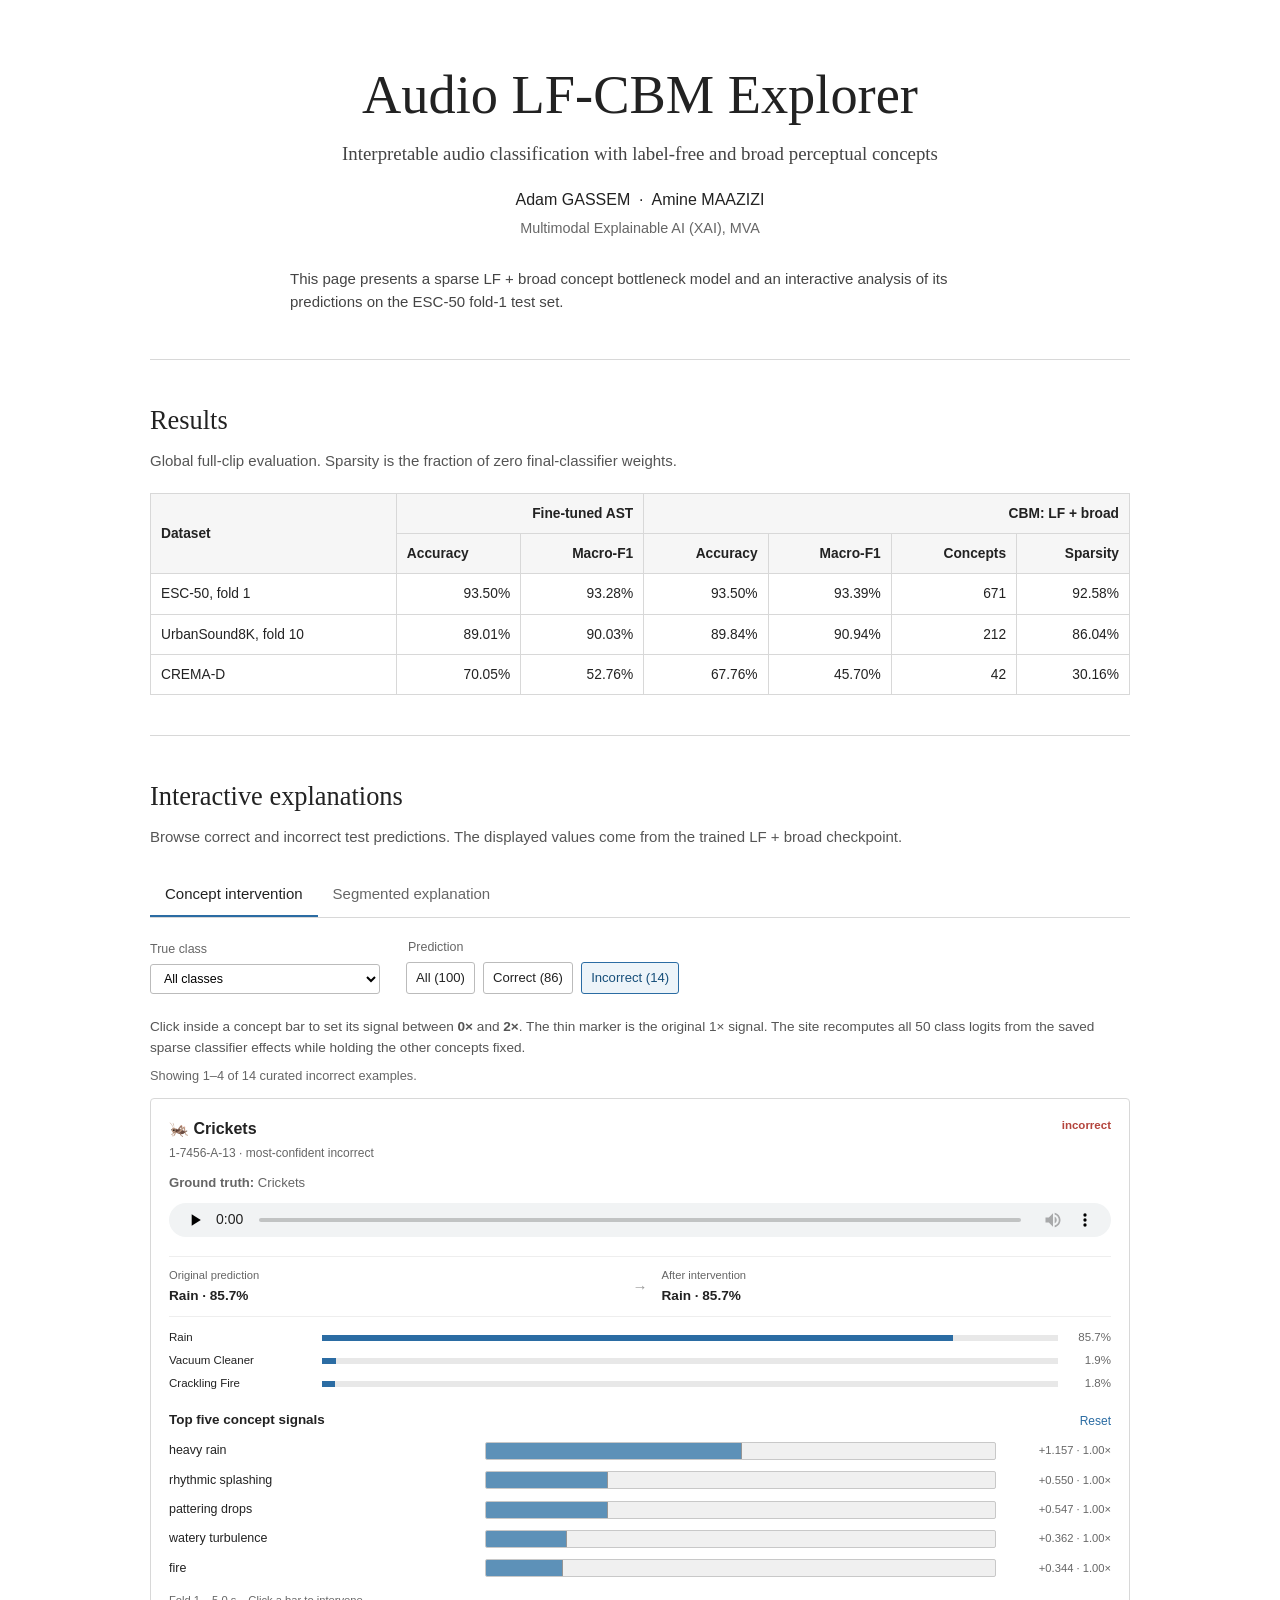
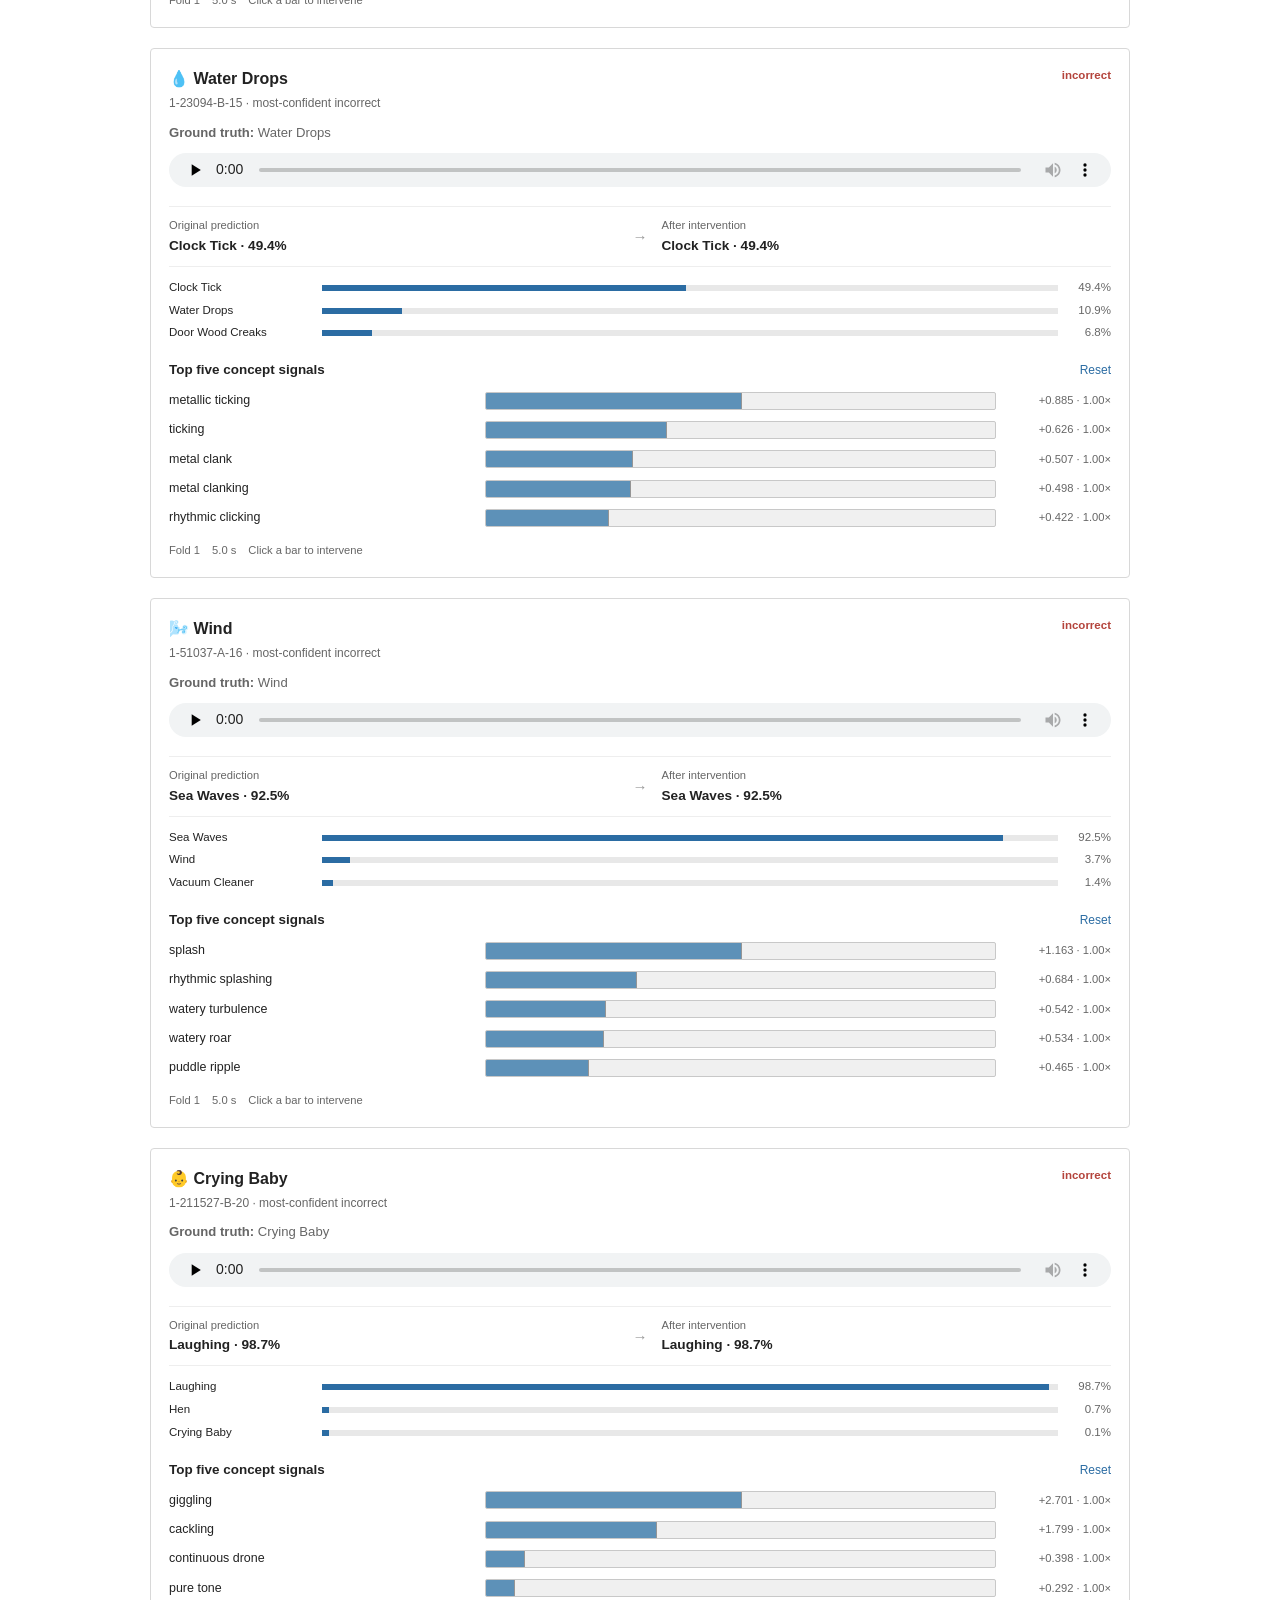
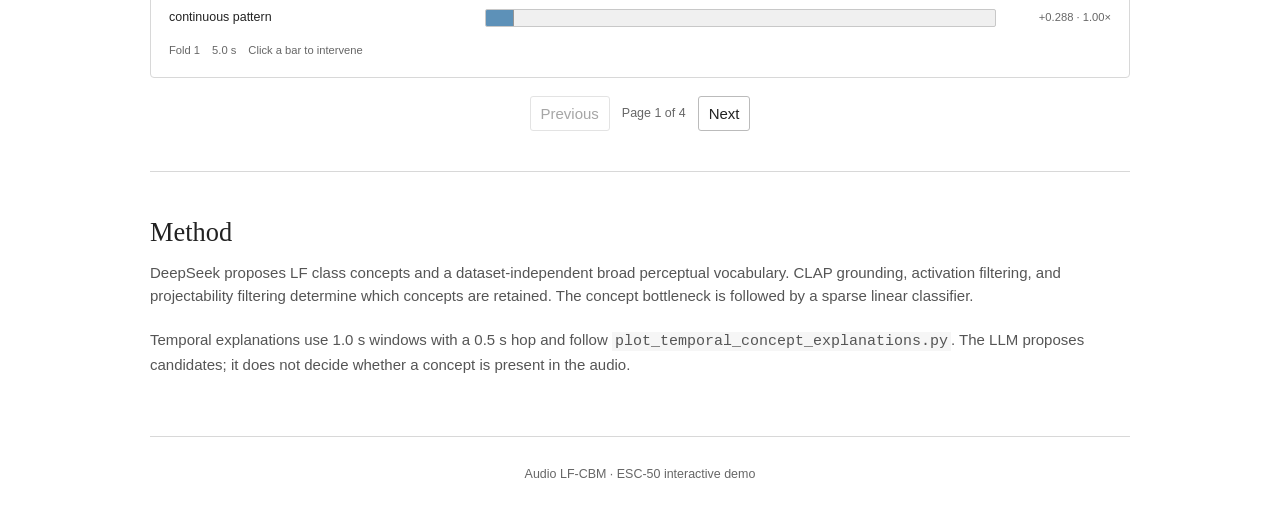
<file: docs/index.html>
<!doctype html>
<html lang="en">
<head>
  <meta charset="utf-8">
  <meta name="viewport" content="width=device-width, initial-scale=1">
  <meta name="description" content="Interactive LF + broad audio concept bottleneck model explanations on ESC-50.">
  <title>Audio LF-CBM Explorer</title>
  <link rel="stylesheet" href="assets/css/styles.css">
</head>
<body>
  <main class="container">
    <header class="hero">
      <h1>Audio LF-CBM Explorer</h1>
      <p class="subtitle">Interpretable audio classification with label-free and broad perceptual concepts</p>
      <p class="authors">Adam GASSEM &nbsp;·&nbsp; Amine MAAZIZI</p>
      <p class="affiliation">Multimodal Explainable AI (XAI), MVA</p>
      <p class="summary">
        This page presents a sparse LF + broad concept bottleneck model and an interactive
        analysis of its predictions on the ESC-50 fold-1 test set.
      </p>
    </header>

    <section aria-labelledby="resultsHeading">
      <h2 id="resultsHeading">Results</h2>
      <p class="section-copy">Global full-clip evaluation. Sparsity is the fraction of zero final-classifier weights.</p>
      <div class="table-wrap">
        <table class="results-table">
          <thead>
            <tr>
              <th rowspan="2">Dataset</th>
              <th colspan="2">Fine-tuned AST</th>
              <th colspan="4">CBM: LF + broad</th>
            </tr>
            <tr>
              <th>Accuracy</th><th>Macro-F1</th>
              <th>Accuracy</th><th>Macro-F1</th><th>Concepts</th><th>Sparsity</th>
            </tr>
          </thead>
          <tbody>
            <tr><td>ESC-50, fold 1</td><td>93.50%</td><td>93.28%</td><td>93.50%</td><td>93.39%</td><td>671</td><td>92.58%</td></tr>
            <tr><td>UrbanSound8K, fold 10</td><td>89.01%</td><td>90.03%</td><td>89.84%</td><td>90.94%</td><td>212</td><td>86.04%</td></tr>
            <tr><td>CREMA-D</td><td>70.05%</td><td>52.76%</td><td>67.76%</td><td>45.70%</td><td>42</td><td>30.16%</td></tr>
          </tbody>
        </table>
      </div>
    </section>

    <section class="explorer" aria-labelledby="explorerHeading">
      <h2 id="explorerHeading">Interactive explanations</h2>
      <p class="section-copy">
        Browse correct and incorrect test predictions. The displayed values come from the trained LF + broad checkpoint.
      </p>

      <div class="tabs" role="tablist" aria-label="Explanation view">
        <button id="interventionTab" class="tab active" type="button" role="tab" aria-selected="true" aria-controls="examplesGrid" data-view="intervention">Concept intervention</button>
        <button id="segmentedTab" class="tab" type="button" role="tab" aria-selected="false" aria-controls="examplesGrid" data-view="segmented">Segmented explanation</button>
      </div>

      <div class="filter-bar">
        <label for="classSelect">True class
          <select id="classSelect"><option value="all">All classes</option></select>
        </label>
        <fieldset class="outcome-filter">
          <legend>Prediction</legend>
          <button type="button" data-outcome="all">All <span id="allCount"></span></button>
          <button type="button" data-outcome="correct">Correct <span id="correctCount"></span></button>
          <button type="button" class="active" data-outcome="incorrect">Incorrect <span id="incorrectCount"></span></button>
        </fieldset>
      </div>

      <p id="viewIntro" class="view-intro"></p>
      <div id="classStatus" class="status" role="status" aria-live="polite"></div>
      <div id="examplesGrid" class="examples-grid"></div>
      <nav id="pagination" class="pagination hidden" aria-label="Example pages">
        <button id="previousPage" type="button">Previous</button>
        <span id="pageStatus"></span>
        <button id="nextPage" type="button">Next</button>
      </nav>
    </section>

    <section class="method">
      <h2>Method</h2>
      <p>
        DeepSeek proposes LF class concepts and a dataset-independent broad perceptual vocabulary.
        CLAP grounding, activation filtering, and projectability filtering determine which concepts
        are retained. The concept bottleneck is followed by a sparse linear classifier.
      </p>
      <p>
        Temporal explanations use 1.0 s windows with a 0.5 s hop and follow
        <code>plot_temporal_concept_explanations.py</code>. The LLM proposes candidates; it does not
        decide whether a concept is present in the audio.
      </p>
    </section>

    <footer>Audio LF-CBM · ESC-50 interactive demo</footer>
  </main>

  <script src="assets/data/esc50_showcase.js"></script>
  <script src="assets/js/app.js"></script>
</body>
</html>
</file>
<file: docs/assets/css/styles.css>
:root {
  --text: #222;
  --muted: #666;
  --line: #d8d8d8;
  --light: #f6f6f6;
  --blue: #2b6ca3;
  --red: #b4443c;
  --green: #317553;
}

* { box-sizing: border-box; }
body {
  margin: 0;
  background: #fff;
  color: var(--text);
  font-family: Arial, Helvetica, sans-serif;
  font-size: 15px;
  line-height: 1.55;
}
button, select { font: inherit; }
button { color: inherit; }
.container { width: min(980px, calc(100% - 32px)); margin: 0 auto; }
.hero { padding: 64px 0 46px; text-align: center; border-bottom: 1px solid var(--line); }
h1, h2, h3, h4 { font-family: Georgia, "Times New Roman", serif; font-weight: 500; }
h1 { margin: 0; font-size: clamp(2.2rem, 5vw, 3.4rem); line-height: 1.15; }
.subtitle { margin: 12px 0 20px; font-family: Georgia, "Times New Roman", serif; font-size: 1.18rem; color: #444; }
.authors { margin: 0; font-size: 1rem; }
.affiliation { margin: 4px 0 0; color: var(--muted); font-size: 0.9rem; }
.summary { max-width: 700px; margin: 28px auto 0; text-align: left; color: #444; }
section { padding: 40px 0; border-bottom: 1px solid var(--line); }
h2 { margin: 0 0 8px; font-size: 1.65rem; }
.section-copy, .method p { margin: 0 0 20px; color: #555; }
.table-wrap { overflow-x: auto; }
.results-table { width: 100%; border-collapse: collapse; font-size: 0.86rem; }
.results-table th, .results-table td { padding: 9px 10px; border: 1px solid var(--line); text-align: right; white-space: nowrap; }
.results-table th:first-child, .results-table td:first-child { text-align: left; }
.results-table thead th { background: var(--light); }
.tabs { display: flex; margin-top: 25px; border-bottom: 1px solid var(--line); }
.tab { border: 0; border-bottom: 2px solid transparent; padding: 9px 15px; background: none; color: var(--muted); cursor: pointer; }
.tab.active { border-bottom-color: var(--blue); color: var(--text); }
.tab:focus-visible, button:focus-visible, select:focus-visible { outline: 2px solid #8ab5d6; outline-offset: 2px; }
.filter-bar { display: flex; gap: 26px; align-items: end; padding: 20px 0 10px; }
.filter-bar label, .outcome-filter legend { color: var(--muted); font-size: 0.78rem; }
.filter-bar label { display: grid; gap: 5px; }
select { min-width: 230px; padding: 6px 9px; border: 1px solid #bbb; border-radius: 3px; background: #fff; }
.outcome-filter { margin: 0; padding: 0; border: 0; }
.outcome-filter legend { margin-bottom: 5px; }
.outcome-filter button { margin-right: 4px; padding: 5px 9px; border: 1px solid #bbb; border-radius: 3px; background: #fff; cursor: pointer; font-size: 0.82rem; }
.outcome-filter button.active { border-color: var(--blue); background: #edf4f9; color: #174f7a; }
.view-intro { margin: 12px 0 0; color: #555; font-size: 0.85rem; }
.status { min-height: 24px; margin: 8px 0; color: var(--muted); font-size: 0.8rem; }
.status.error { color: var(--red); }
.examples-grid { display: grid; gap: 20px; }
.example-card { padding: 18px; border: 1px solid var(--line); border-radius: 4px; }
.card-heading { display: flex; justify-content: space-between; align-items: start; gap: 12px; }
.card-heading h3 { margin: 0; font-family: Arial, Helvetica, sans-serif; font-size: 1rem; font-weight: 600; }
.sample-id { margin: 2px 0 0; color: var(--muted); font-size: 0.75rem; }
.outcome-badge { font-size: 0.72rem; font-weight: 600; }
.outcome-badge.correct { color: var(--green); }
.outcome-badge.incorrect { color: var(--red); }
.gt-line { margin-top: 10px; color: var(--muted); font-size: 0.82rem; }
.example-card audio { width: 100%; height: 34px; margin-top: 10px; }
.prediction-strip { display: grid; grid-template-columns: 1fr auto 1fr; gap: 14px; align-items: center; margin-top: 13px; padding: 10px 0; border-top: 1px solid #eee; border-bottom: 1px solid #eee; }
.pred-block small { display: block; color: var(--muted); font-size: 0.7rem; }
.pred-block strong { display: block; font-size: 0.85rem; }
.pred-block.edited strong.changed { color: var(--blue); }
.arrow { color: #999; }
.probabilities { display: grid; gap: 5px; margin-top: 12px; }
.prob-row { display: grid; grid-template-columns: 145px 1fr 45px; gap: 8px; align-items: center; font-size: 0.72rem; }
.prob-label { overflow: hidden; text-overflow: ellipsis; white-space: nowrap; }
.prob-track { height: 6px; background: #e8e8e8; }
.prob-fill { display: block; height: 100%; background: var(--blue); }
.prob-value { text-align: right; color: var(--muted); font-variant-numeric: tabular-nums; }
.intervention-head { display: flex; justify-content: space-between; align-items: center; margin-top: 18px; }
.intervention-head h4, .plot-panel h4 { margin: 0; font-family: Arial, Helvetica, sans-serif; font-size: 0.84rem; font-weight: 600; }
.reset-button { border: 0; padding: 0; background: none; color: var(--blue); cursor: pointer; font-size: 0.75rem; }
.concept-controls { display: grid; gap: 10px; margin-top: 10px; }
.concept-control { display: grid; grid-template-columns: minmax(160px, 1.2fr) minmax(220px, 2fr) 105px; gap: 10px; align-items: center; }
.concept-name { min-width: 0; overflow: hidden; text-overflow: ellipsis; white-space: nowrap; font-size: 0.78rem; }
.signal-bar { position: relative; height: 18px; padding: 0; border: 1px solid #c8c8c8; border-radius: 2px; background: #f0f0f0; overflow: hidden; cursor: crosshair; }
.signal-fill { position: absolute; inset: 0 auto 0 0; width: 50%; pointer-events: none; }
.signal-fill.positive { background: #5d91b8; }
.signal-fill.negative { background: #c47a73; }
.signal-baseline { position: absolute; top: 0; bottom: 0; left: 50%; border-left: 1px solid rgba(0,0,0,.38); pointer-events: none; }
.concept-value { text-align: right; color: var(--muted); font-size: 0.7rem; font-variant-numeric: tabular-nums; }
.card-meta { display: flex; gap: 12px; margin-top: 14px; color: var(--muted); font-size: 0.7rem; }
.segment-plots { display: grid; gap: 18px; margin-top: 14px; }
.plot-panel { padding-top: 12px; border-top: 1px solid #eee; }
.plot-subtitle { margin: 2px 0 8px; color: var(--muted); font-size: 0.7rem; }
.line-chart { display: block; width: 100%; height: auto; }
.line-chart text { font-family: Arial, Helvetica, sans-serif; fill: var(--muted); font-size: 9px; }
.line-chart .grid { stroke: #e1e1e1; stroke-width: 1; }
.line-chart .zero { stroke: #999; stroke-width: 1; stroke-dasharray: 3 3; }
.chart-legend { display: flex; flex-wrap: wrap; gap: 5px 12px; }
.chart-legend span { display: inline-flex; align-items: center; gap: 4px; color: var(--muted); font-size: 0.65rem; }
.chart-legend i { width: 8px; height: 8px; border-radius: 50%; }
.heatmap-wrap { overflow-x: auto; }
.heatmap { min-width: 650px; width: 100%; border-collapse: separate; border-spacing: 3px; table-layout: fixed; }
.heatmap th { color: var(--muted); font-size: 0.62rem; font-weight: 500; }
.heatmap th:first-child { width: 48px; text-align: left; }
.heatmap td { height: 48px; padding: 3px; border-radius: 2px; text-align: center; font-size: 0.56rem; line-height: 1.1; overflow-wrap: anywhere; }
.pagination { display: flex; justify-content: center; align-items: center; gap: 12px; margin-top: 18px; }
.pagination button { padding: 5px 10px; border: 1px solid #bbb; border-radius: 3px; background: #fff; cursor: pointer; }
.pagination button:disabled { opacity: .4; cursor: default; }
.pagination span { color: var(--muted); font-size: .78rem; }
.method code { padding: 1px 3px; background: var(--light); }
footer { padding: 28px 0 40px; text-align: center; color: var(--muted); font-size: .78rem; }
.hidden { display: none !important; }
.empty { padding: 25px; border: 1px dashed #bbb; text-align: center; color: var(--muted); }

@media (max-width: 700px) {
  .hero { padding-top: 42px; }
  .filter-bar { align-items: stretch; flex-direction: column; gap: 14px; }
  select { width: 100%; min-width: 0; }
  .concept-control { grid-template-columns: 1fr; gap: 4px; }
  .concept-value { text-align: left; }
  .prob-row { grid-template-columns: 110px 1fr 42px; }
}
</file>
